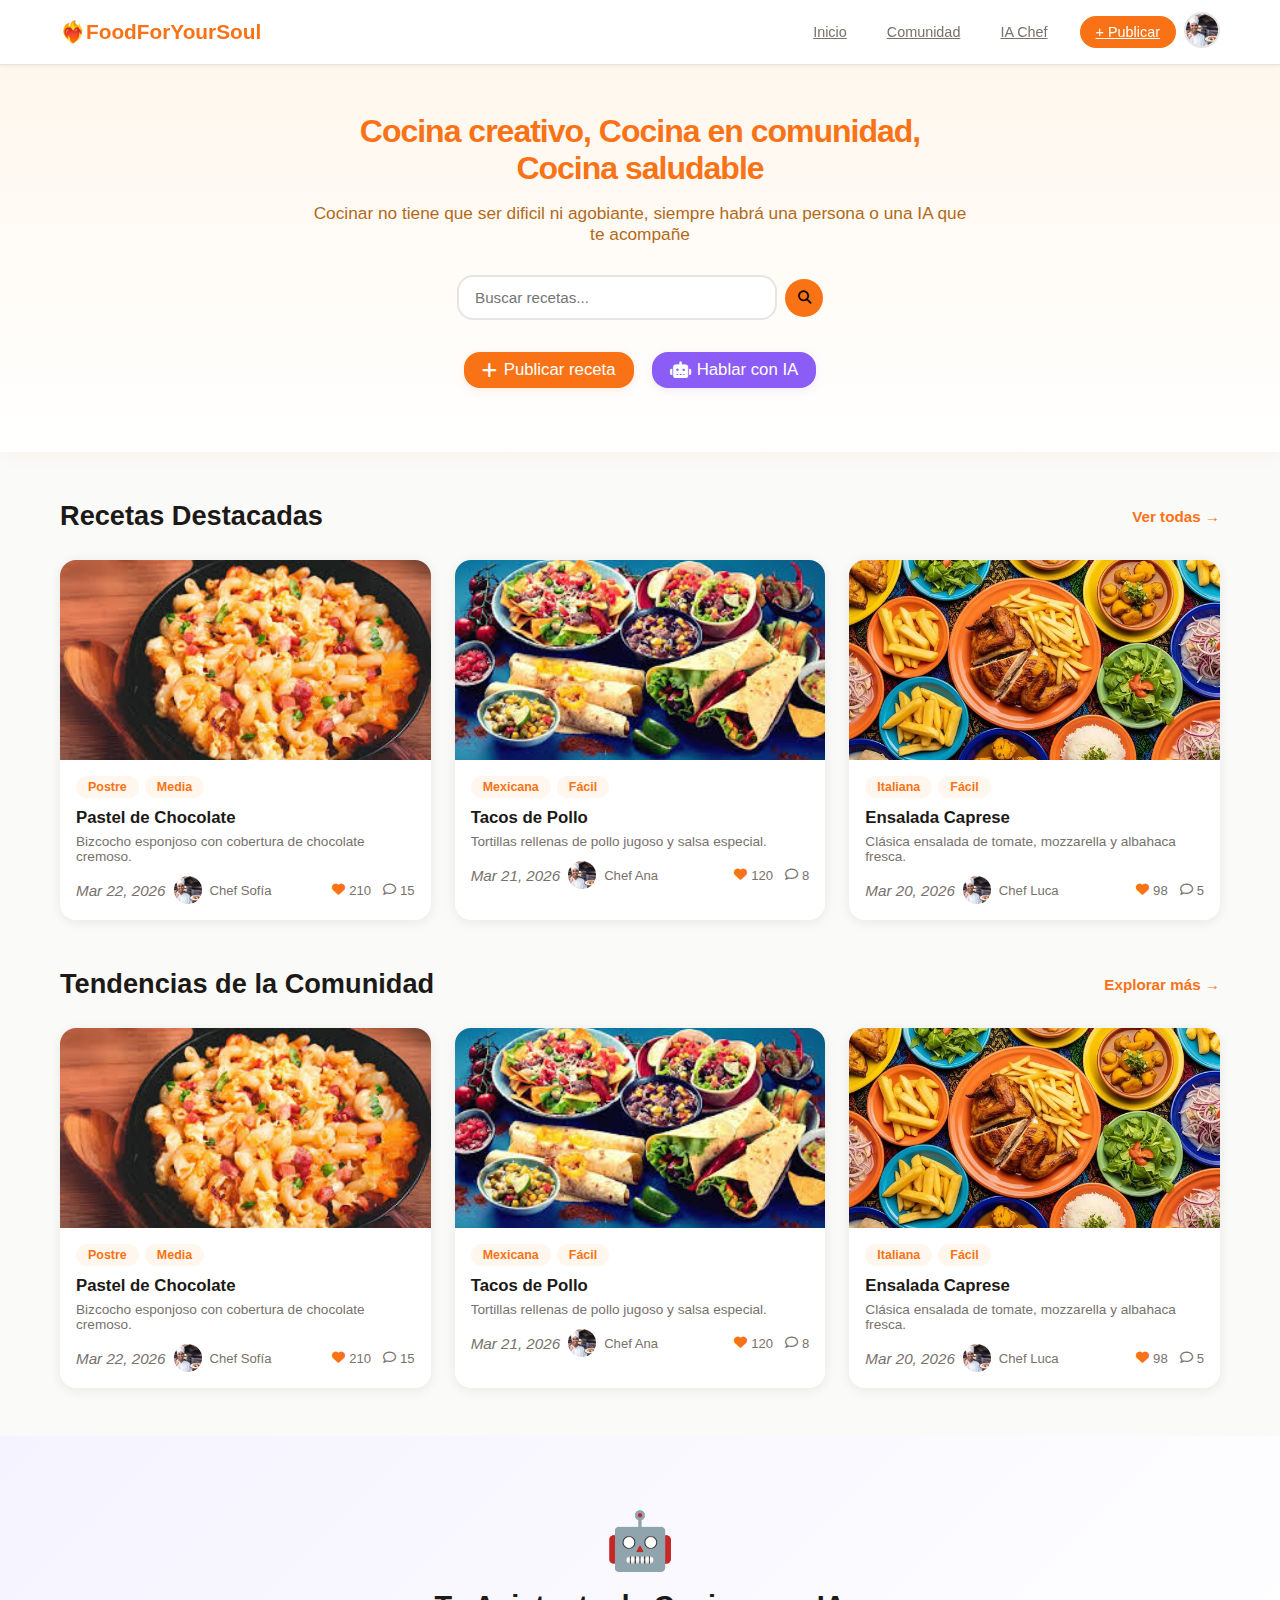
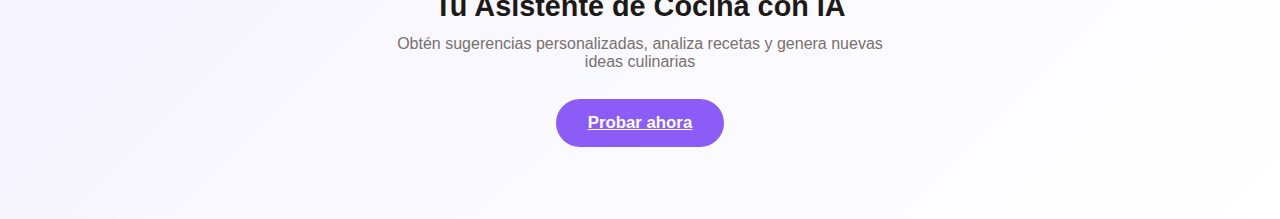
<file: proyecto/index.html>
<!DOCTYPE html>
<html lang="es">
<head>
  <meta charset="UTF-8" />
  <meta name="viewport" content="width=device-width, initial-scale=1.0" />
  <title>RecetaCreativa</title>
  <link rel="stylesheet" href="styles.css">
  <link rel="stylesheet" href="https://cdnjs.cloudflare.com/ajax/libs/font-awesome/6.5.0/css/all.min.css">
</head>


<body>
<!-- Header reutilizable -->
<div id="header"></div>
<script src="header.js"></script>

<!-- Buscador y acciones principales -->
<section class="bienvenida-section">
  <div class="bienvenida-content">
    <h2 class="bienvenida-title">Cocina creativo, Cocina en comunidad, Cocina saludable</h2>
    <p class="bienvenida-sub">Cocinar no tiene que ser dificil ni agobiante, siempre habrá una persona o una IA que te acompañe</p>
    <div class="bienvenida-search-row">
      <input id="main-search" type="text" placeholder="Buscar recetas...">
      <button class="bienvenida-search-btn">
        <i class="fa-solid fa-magnifying-glass"></i>
      </button>
    </div>
    <div class="bienvenida-actions">
      <a href="publish.html" class="bienvenida-pub-btn"><i class="fa-solid fa-plus"></i> Publicar receta</a>
      <a href="ai.html" class="bienvenida-ia-btn"><i class="fa-solid fa-robot"></i> Hablar con IA</a>
    </div>
  </div>
</section>

  <section class="section">
    <div class="container">
      <div class="section-header">
        <h2 class="section-title">Recetas Destacadas</h2>
        <a class="section-link" href="community.html">Ver todas →</a>
      </div>
      <div class="grid-3" id="featured-grid">
        <!-- Las cards se llenan dinámicamente -->
      </div>
    </div>
  </section>

  <!-- Trending -->
  <section class="section" style="padding-top:0">
    <div class="container">
      <div class="section-header">
        <h2 class="section-title">Tendencias de la Comunidad</h2>
        <a class="section-link" href="community.html">Explorar más →</a>
      </div>
      <div class="grid-3" id="trending-grid">
        <!-- Las cards populares se llenan dinámicamente -->
      </div>
    </div>
  </section>

  <!-- AI Banner -->
  <section class="ai-section">
    <div class="ai-icon">🤖</div>
    <h2>Tu Asistente de Cocina con IA</h2>
    <p>Obtén sugerencias personalizadas, analiza recetas y genera nuevas ideas culinarias</p>
    <a href="ai.html" class="btn btn-secondary btn-lg">Probar ahora</a>
  </section>

<script src="recetas.js"></script>
</body>
</html>
</file>
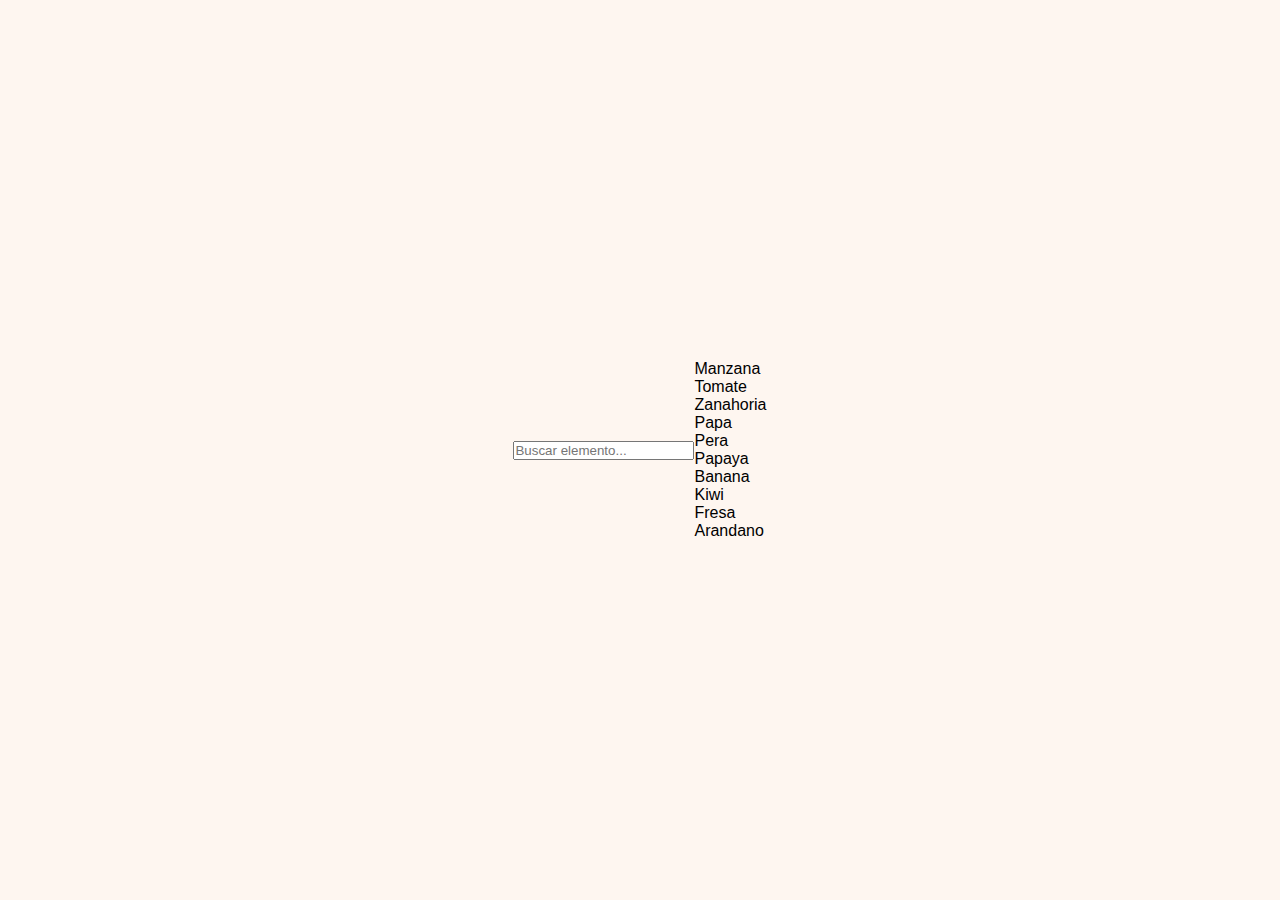
<file: public/index.html>
<!DOCTYPE html>
<html lang="es">
<head>
<meta charset="UTF-8">
<title>Lista de Tareas</title>
<link rel="stylesheet" href="style.css">
</head>
<body>

<div class="input-container">
    <input type="text" id="searchInput" placeholder="Buscar elemento..." oninput="filterelements()">
</div>

<div id="searchInfo"></div>

<div class="element-container" id="elementContainer"></div>

<script>
const items = [
    "Manzana", "Tomate", "Zanahoria", "Papa", "Pera",
    "Papaya", "Banana", "Kiwi", "Fresa", "Arandano"
];

function buildList() {
    const container = document.getElementById("elementContainer");
    items.forEach(function(item) {
        const div = document.createElement("div");
        div.className = "element";
        div.dataset.text = item;
        div.textContent = item;
        container.appendChild(div);
    });
}

function filterelements() {
    const query = document.getElementById("searchInput").value.trim().toLowerCase();
    const elements = document.querySelectorAll(".element");
    let visible = 0;

    elements.forEach(function(element) {
        const match = element.dataset.text.toLowerCase().includes(query);
        element.classList.toggle("hidden", !match);
        if (match) {
            element.textContent = element.dataset.text;
            visible++;
        }
    });

    const info = document.getElementById("searchInfo");
    info.textContent = query
        ? visible + " resultado" + (visible !== 1 ? "s" : "") + " para \"" + query + "\""
        : "";
}

buildList();
</script>

</body>
</html>
</file>
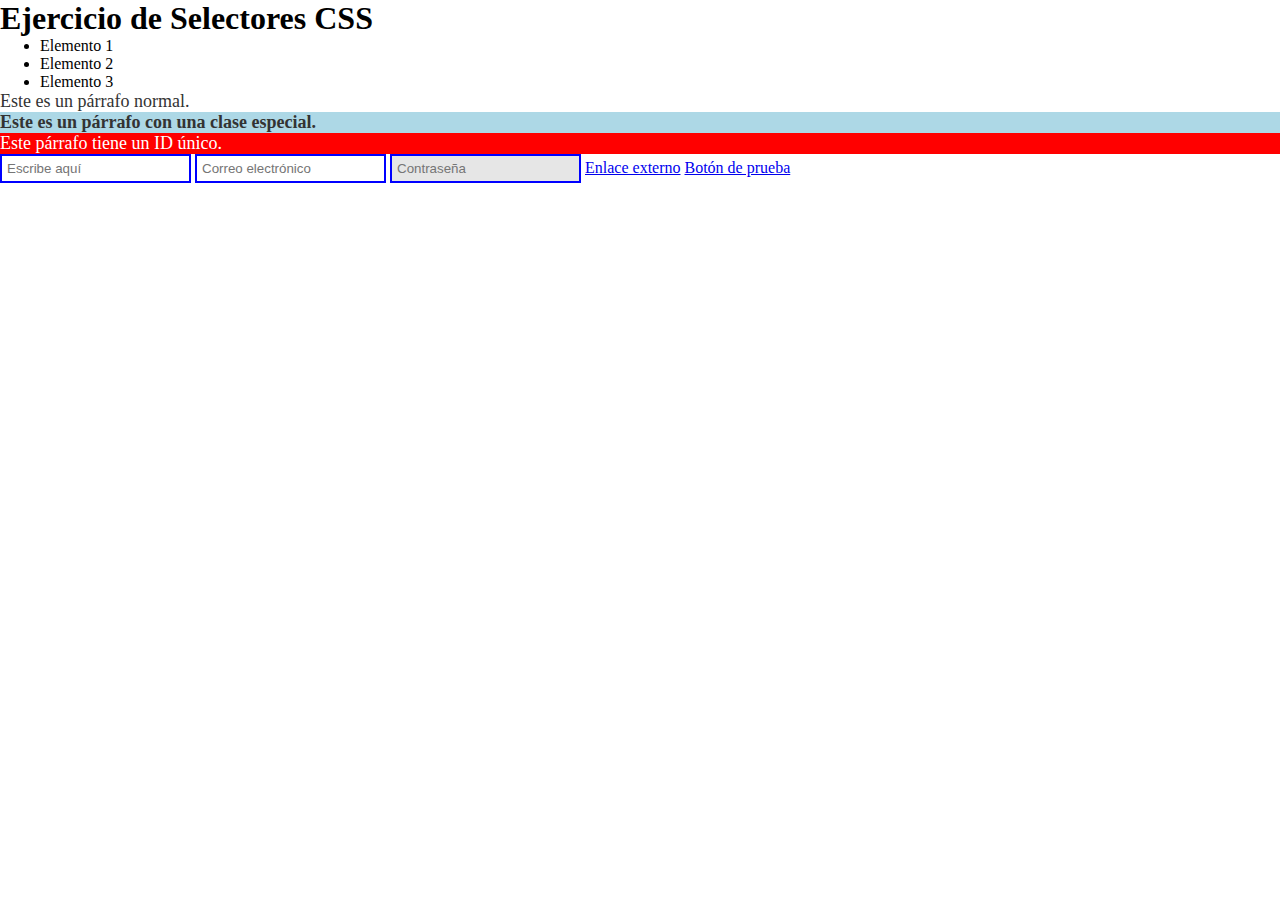
<file: ejercicios/parcial1/ejercicio3/index.html>
<!DOCTYPE html>
<html lang="en">
<head>
    <meta charset="UTF-8">
    <meta name="viewport" content="width=device-width, initial-scale=1.0">
    <title>Document</title>
    <link rel = "stylesheet"
        href="styles.css">
</head>
<body>
    <div id="contenedor">
  <h1>Ejercicio de Selectores CSS</h1>

  <ul class="lista">
    <li>Elemento 1</li>
    <li class="destacado">Elemento 2</li>
    <li>Elemento 3</li>
  </ul>

  <p>Este es un párrafo normal.</p>
  <p class="especial">Este es un párrafo con una clase especial.</p>
  <p id="importante">Este párrafo tiene un ID único.</p>

  <input type="text" placeholder="Escribe aquí">
  <input type="email" placeholder="Correo electrónico">
  <input type="password" placeholder="Contraseña">

  <a href="https://ejemplo.com" target="_blank">Enlace externo</a>
  <a href="#" class="boton">Botón de prueba</a>
</div>

</body>
</html>
</file>
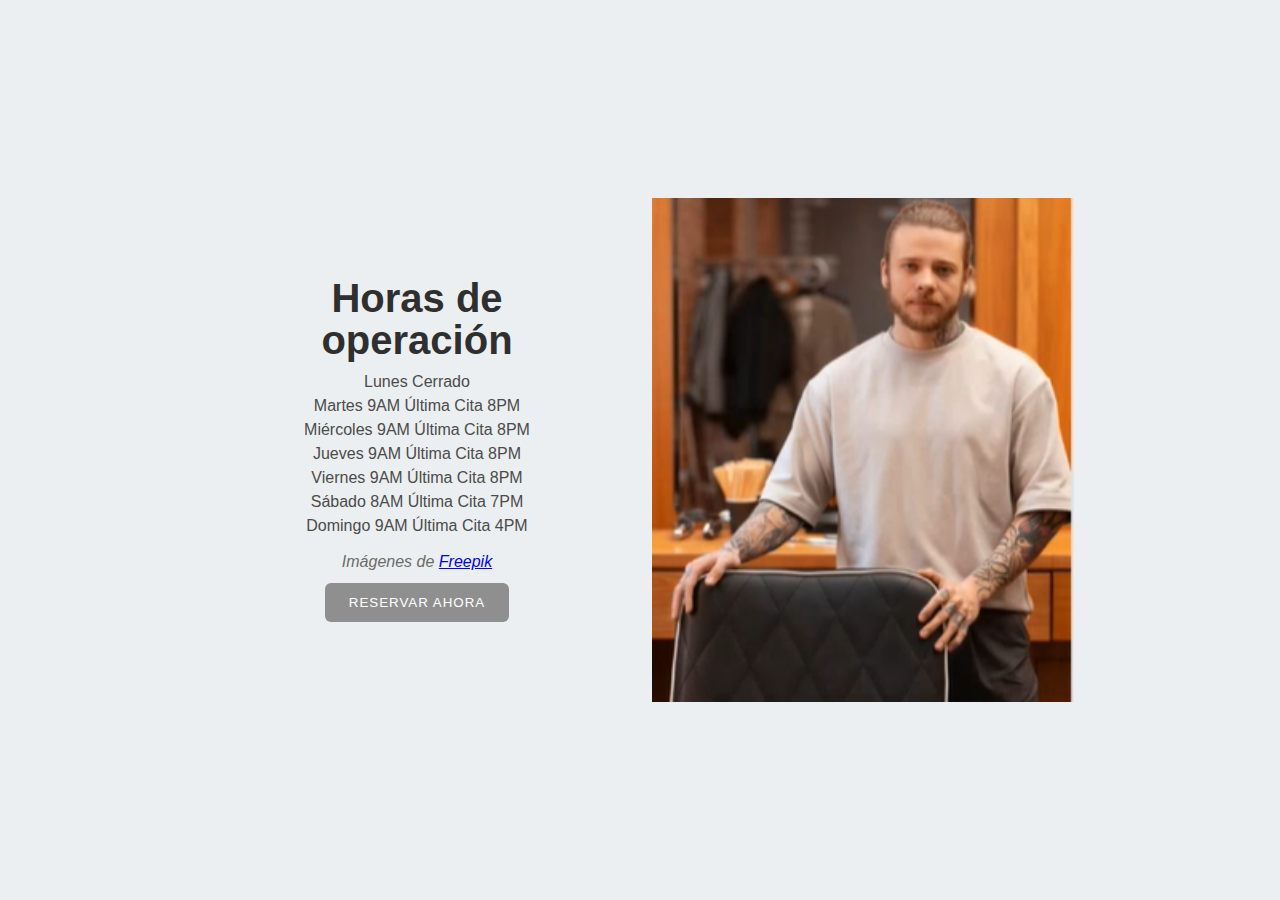
<file: ejercicios/parcial1/ejerciciopeluquero/index.html>
<!DOCTYPE html>
<html lang="es">
<head>
    <meta charset="UTF-8">
    <title>Horas de operación</title>
    <link rel="stylesheet" href="style.css">
</head>
<body>

    <div class="container">

        <div class="left">
            <h1>Horas de<br>operación</h1>

            <ul>
                <li>Lunes Cerrado</li>
                <li>Martes 9AM Última Cita 8PM</li>
                <li>Miércoles 9AM Última Cita 8PM</li>
                <li>Jueves 9AM Última Cita 8PM</li>
                <li>Viernes 9AM Última Cita 8PM</li>
                <li>Sábado 8AM Última Cita 7PM</li>
                <li>Domingo 9AM Última Cita 4PM</li>
            </ul>

            <p class="creditos">Imágenes de <a href="https://www.freepik.com/" target="_blank" rel="noopener">Freepik</a></p>

            <button>RESERVAR AHORA</button>
        </div>

        <div class="right">
            <img src="assets/image.png" alt="Barbería">
        </div>

    </div>

</body>
</html>
</file>
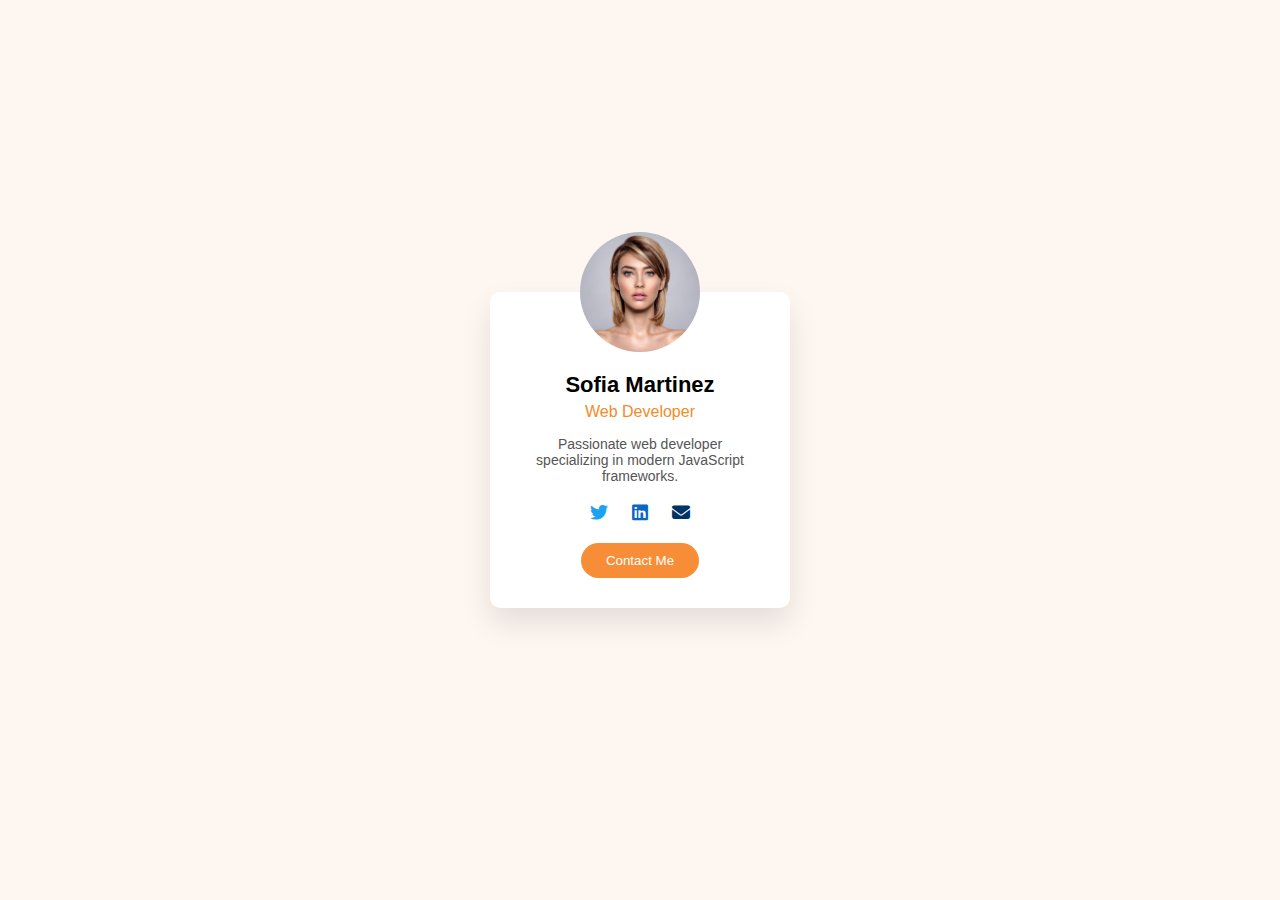
<file: ejercicios/parcial1/examen1/index.html>
<!DOCTYPE html>
<html lang="es">
<head>
    <meta charset="UTF-8">
    <title>Profile Card (Examen)</title>
    
    <link rel="stylesheet"
    href="https://cdnjs.cloudflare.com/ajax/libs/font-awesome/6.5.0/css/all.min.css">

    <link rel="stylesheet" href="style.css">

</head>

<body>

    <div class="card">

        <div class="avatar">
            <img src="avatar.jpg" alt="Foto de perfil">
        </div>

        <div class="name">Sofia Martinez</div>
        <div class="role">Web Developer</div>

        <div class="description">
            Passionate web developer specializing
            in modern JavaScript frameworks.
        </div>

        <div class="icons">
            <i class="fa-brands fa-twitter"></i>
            <i class="fa-brands fa-linkedin"></i>
            <i class="fa-solid fa-envelope"></i>
        </div>

        <div class="button">
            <button>Contact Me</button>

    </div>


</body>
</html>
</file>
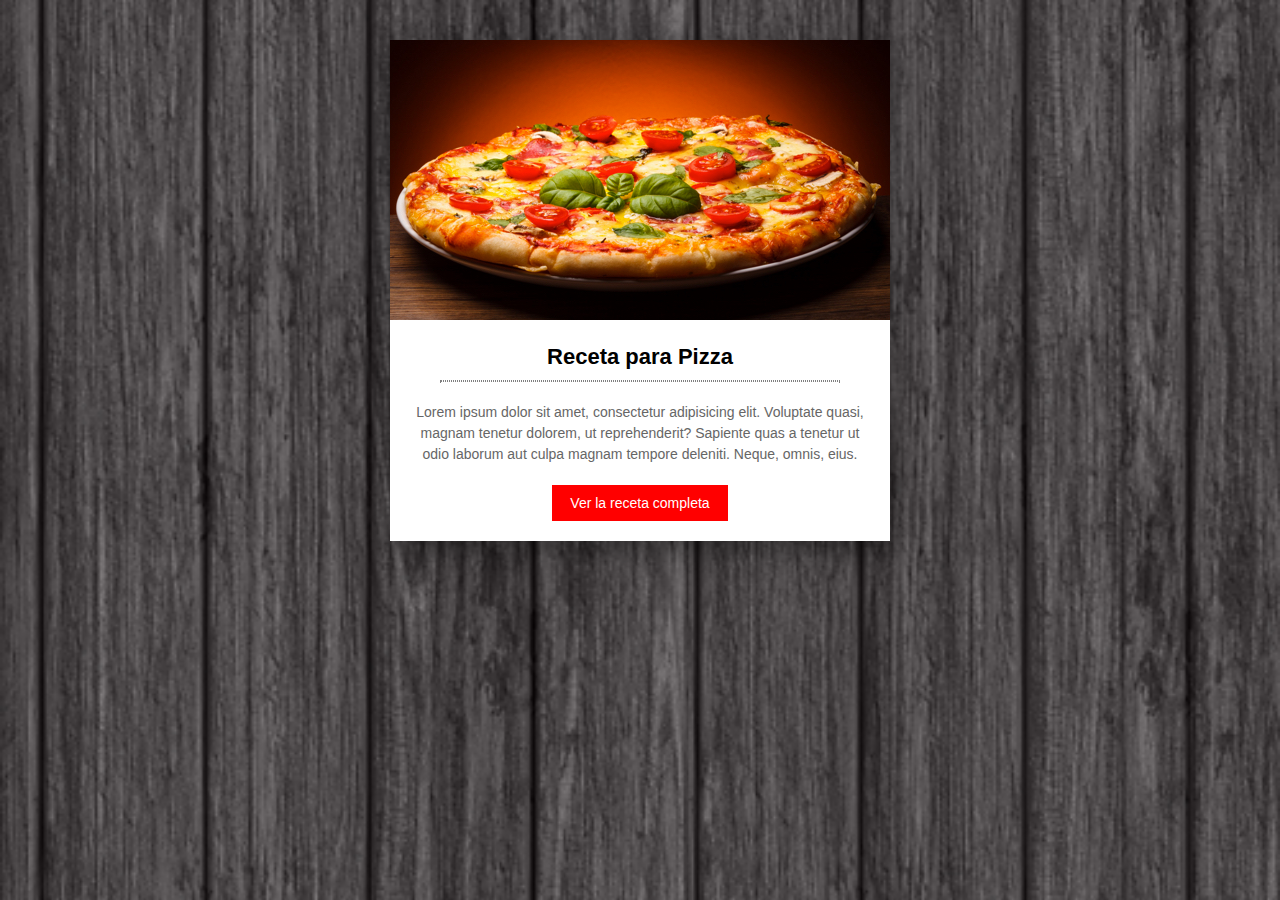
<file: ejercicios/parcial1/Pacheco Daniel Ejercicio Pizza/index.html>
<!DOCTYPE html>
<html lang="es">
<head>
    <meta charset="UTF-8">
    <title>Pizza</title>
    <link rel="stylesheet" href="style.css">
</head>
<body>

    <div class="container">
        <img src="./assets/imagen-principal.jpg" alt="Pizza">

        <h1>Receta para Pizza</h1>

        <hr>

        <p>
            Lorem ipsum dolor sit amet, consectetur adipisicing elit.
            Voluptate quasi, magnam tenetur dolorem, ut reprehenderit?
            Sapiente quas a tenetur ut odio laborum aut culpa magnam
            tempore deleniti. Neque, omnis, eius.
        </p>

        <button>Ver la receta completa</button>
    </div>

</body>
</html>
</file>
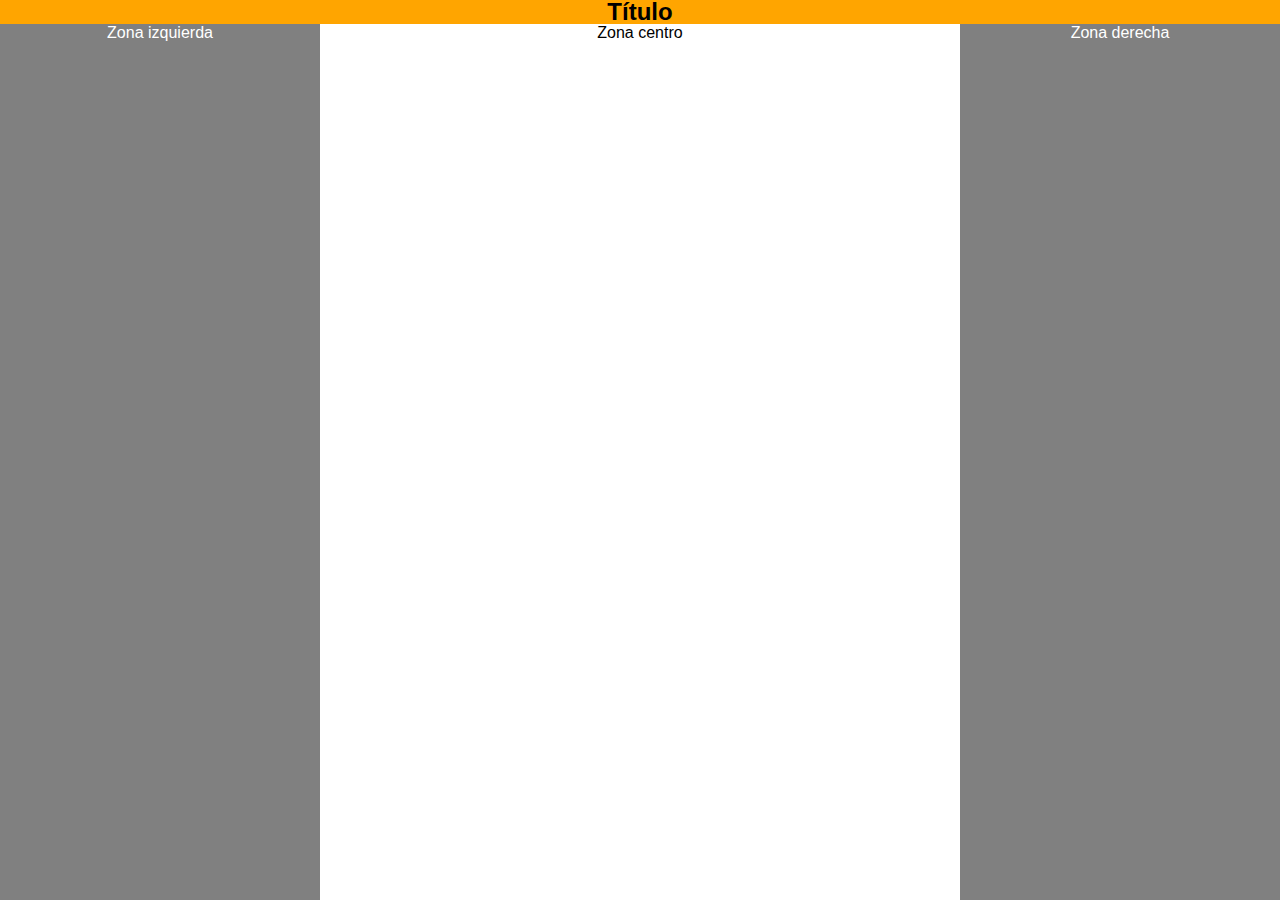
<file: ejercicios/parcial2/ejercicioContFlex/index.html>
<!DOCTYPE html>
<html lang="es">
<head>
    <meta charset="UTF-8">
    <title>Flexbox Layout</title>
    <link rel="stylesheet" href="styles.css">
</head>
<body>

    <header>
        Título
    </header>

    <main>
        <div class="left">Zona izquierda</div>
        <div class="center">Zona centro</div>
        <div class="right">Zona derecha</div>
    </main>

</body>
</html>
</file>
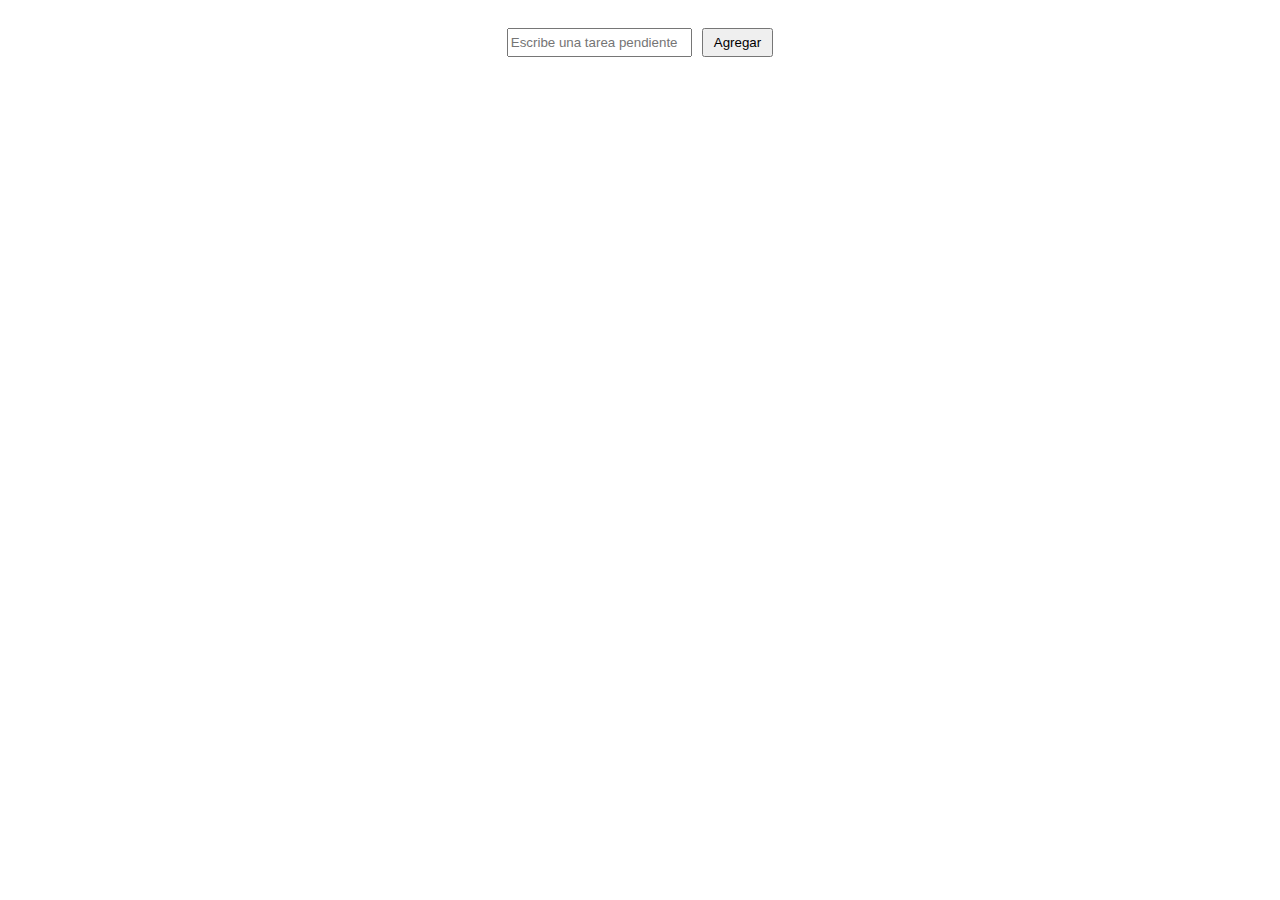
<file: ejercicios/parcial2/ejercicioExamen/index.html>
<!DOCTYPE html>
<html lang="es">
<head>
<meta charset="UTF-8">
<title>Lista de Tareas</title>
<style>
body {
    font-family: Arial, sans-serif;
    display: flex;
    flex-direction: column;
    align-items: center;
    padding: 20px;
}

.input-container {
    display: flex;
    gap: 10px;
    margin-bottom: 20px;
}

.task-container {
    display: flex;
    flex-wrap: wrap;
    gap: 10px;
    width: 100%;
    max-width: 800px;
}

.task {
    width: 200px;
    display: flex;
    justify-content: space-between;
    align-items: center;
    padding: 10px;
    background-color: #ccc;
    border-radius: 5px;
}

.task.completed {
    background-color: #4CAF50;
}

.task-text {
    flex: 1;
}

.button-container {
    display: flex;
    gap: 5px;
}

button {
    padding: 5px 10px;
    cursor: pointer;
}
</style>
</head>
<body>

<div class="input-container">
    <input type="text" id="taskInput" placeholder="Escribe una tarea pendiente">
    <button onclick="addTask()">Agregar</button>
</div>

<div class="task-container" id="taskContainer"></div>

<script>
function addTask() {
    let taskText = document.getElementById("taskInput").value;
    if (taskText.trim() === "") return;

    let taskDiv = document.createElement("div");
    taskDiv.className = "task";

    let textSpan = document.createElement("span");
    textSpan.className = "task-text";
    textSpan.textContent = taskText;

    let buttonContainer = document.createElement("div");
    buttonContainer.className = "button-container";

    let completeBtn = document.createElement("button");
    completeBtn.textContent = "Completar";
    completeBtn.onclick = function() {
        taskDiv.classList.toggle("completed");
    };

    let deleteBtn = document.createElement("button");
    deleteBtn.textContent = "Eliminar";
    deleteBtn.onclick = function() {
        taskDiv.parentElement.removeChild(taskDiv);
    };

    buttonContainer.appendChild(completeBtn);
    buttonContainer.appendChild(deleteBtn);

    taskDiv.appendChild(textSpan);
    taskDiv.appendChild(buttonContainer);

    document.getElementById("taskContainer").appendChild(taskDiv);

    document.getElementById("taskInput").value = "";
}
</script>

</body>
</html>
</file>
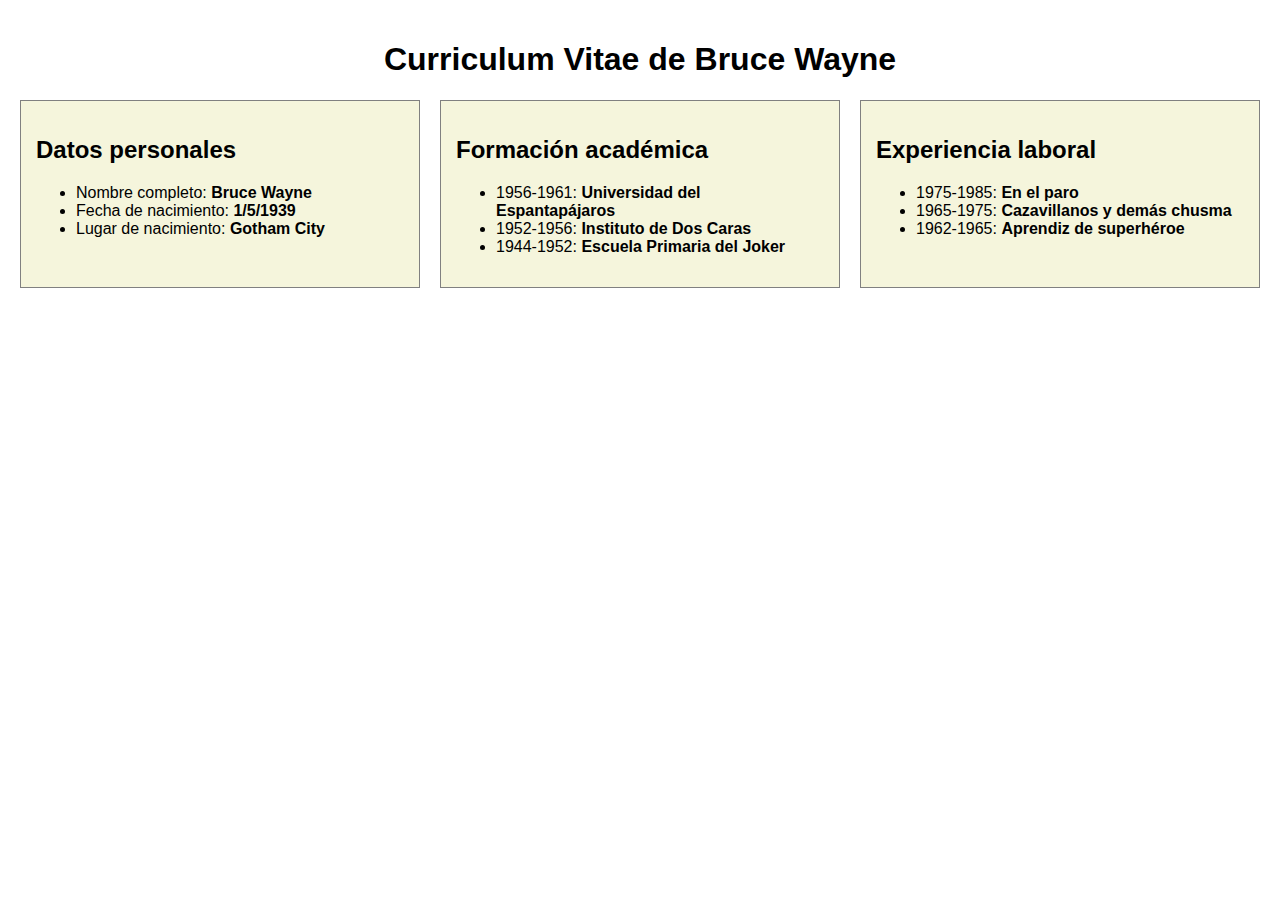
<file: ejercicios/parcial2/ejerciciomediaQuerie/index.html>
<!DOCTYPE html>
<html lang="es">
<head>
    <meta charset="UTF-8">
    <title>Curriculum Bruce Wayne</title>
    <link rel="stylesheet" href="styles.css">
</head>
<body>

<h1>Curriculum Vitae de Bruce Wayne</h1>

<div class="container">

    <section>
        <h2>Datos personales</h2>
        <ul>
            <li>Nombre completo: <strong>Bruce Wayne</strong></li>
            <li>Fecha de nacimiento: <strong>1/5/1939</strong></li>
            <li>Lugar de nacimiento: <strong>Gotham City</strong></li>
        </ul>
    </section>

    <section>
        <h2>Formación académica</h2>
        <ul>
            <li>1956-1961: <strong>Universidad del Espantapájaros</strong></li>
            <li>1952-1956: <strong>Instituto de Dos Caras</strong></li>
            <li>1944-1952: <strong>Escuela Primaria del Joker</strong></li>
        </ul>
    </section>

    <section>
        <h2>Experiencia laboral</h2>
        <ul>
            <li>1975-1985: <strong>En el paro</strong></li>
            <li>1965-1975: <strong>Cazavillanos y demás chusma</strong></li>
            <li>1962-1965: <strong>Aprendiz de superhéroe</strong></li>
        </ul>
    </section>

</div>

</body>
</html>
</file>
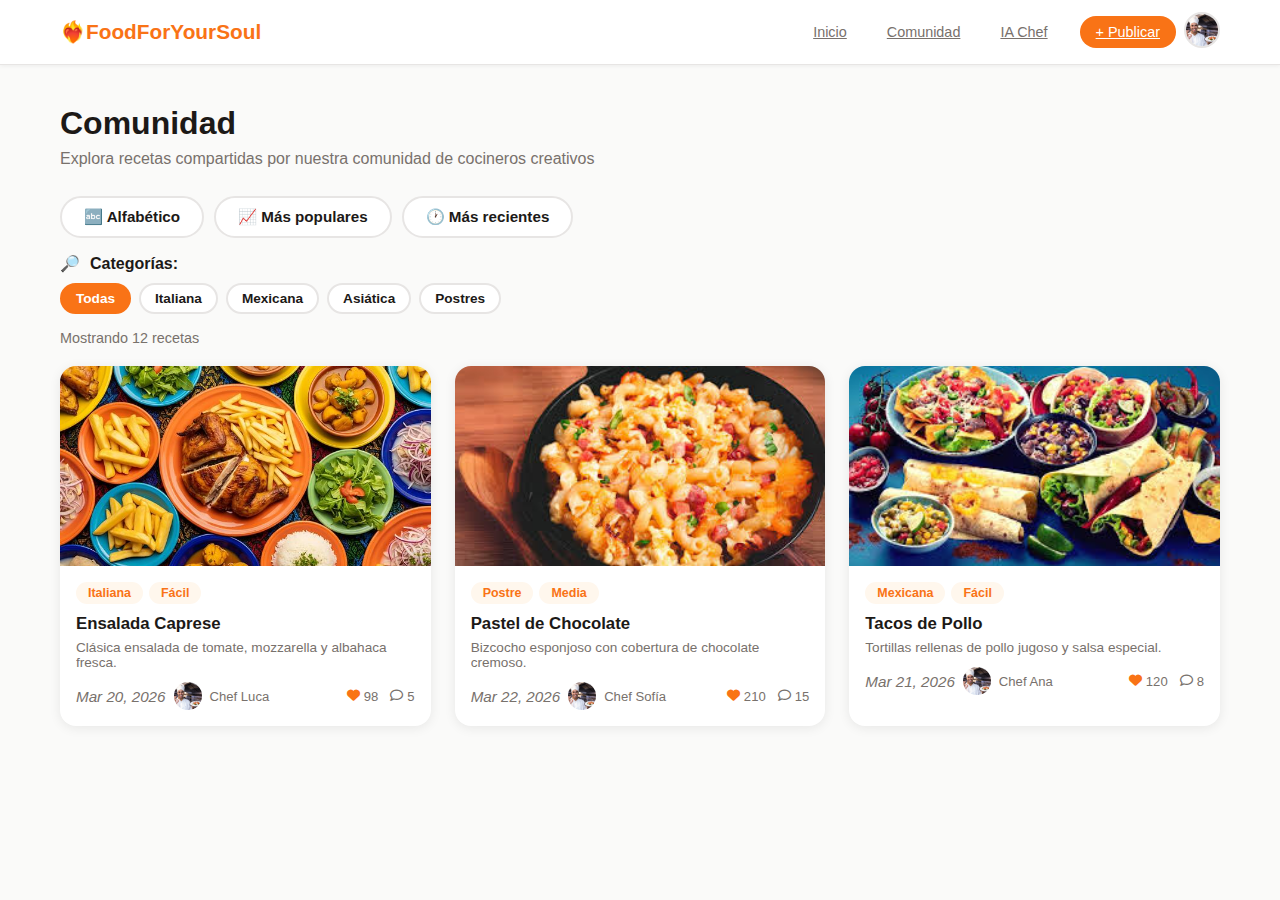
<file: proyecto/community.html>
<!DOCTYPE html>
<html lang="es">
<head>
  <meta charset="UTF-8" />
  <meta name="viewport" content="width=device-width, initial-scale=1.0" />
  <title>Comunidad - RecetaCreativa</title>
  <link rel="stylesheet" href="styles.css">
  <link rel="stylesheet" href="https://cdnjs.cloudflare.com/ajax/libs/font-awesome/6.5.0/css/all.min.css">
</head>

<body>
<!-- Header reutilizable -->
<div id="header"></div>
<script src="header.js"></script>

<!-- ===== COMMUNITY PAGE ===== -->
<div class="container">
  <div class="community-header">
    <h1 class="section-title" style="font-size:2rem; margin-bottom:8px">Comunidad</h1>
    <p class="text-muted" style="margin-bottom:28px">Explora recetas compartidas por nuestra comunidad de cocineros creativos</p>
    <!-- Sort -->
    <div class="filter-row">
      <button class="btn btn-outline" id="sort-alfabetico">🔤 Alfabético</button>
      <button class="btn btn-outline" id="sort-popular">📈 Más populares</button>
      <button class="btn btn-outline" id="sort-fecha">🕐 Más recientes</button>
    </div>
    <!-- Categories -->
    <div style="display:flex; align-items:center; gap:10px; margin-bottom:10px">
      <span>🔎</span><strong>Categorías:</strong>
    </div>
    <div class="category-row" id="category-row">
      <button class="btn btn-sm btn-outline active" data-category="all">Todas</button>
      <button class="btn btn-sm btn-outline" data-category="italiana">Italiana</button>
      <button class="btn btn-sm btn-outline" data-category="mexicana">Mexicana</button>
      <button class="btn btn-sm btn-outline" data-category="asiatica">Asiática</button>
      <button class="btn btn-sm btn-outline" data-category="postres">Postres</button>
    </div>
    <p class="result-count" id="result-count" style="margin-top:16px">Mostrando 12 recetas</p>
  </div>
  <div class="grid-3" id="community-grid">
    <!-- Las cards se llenan dinámicamente -->
  </div>
  <div id="community-empty" style="display:none; text-align:center; padding:64px 0">
    <p style="color:var(--muted); font-size:1.05rem; margin-bottom:16px">No se encontraron recetas con estos filtros</p>
    <button class="btn btn-outline">Limpiar filtros</button>
  </div>
</div>

<script src="recetas.js"></script>
</body>
</html>
</file>
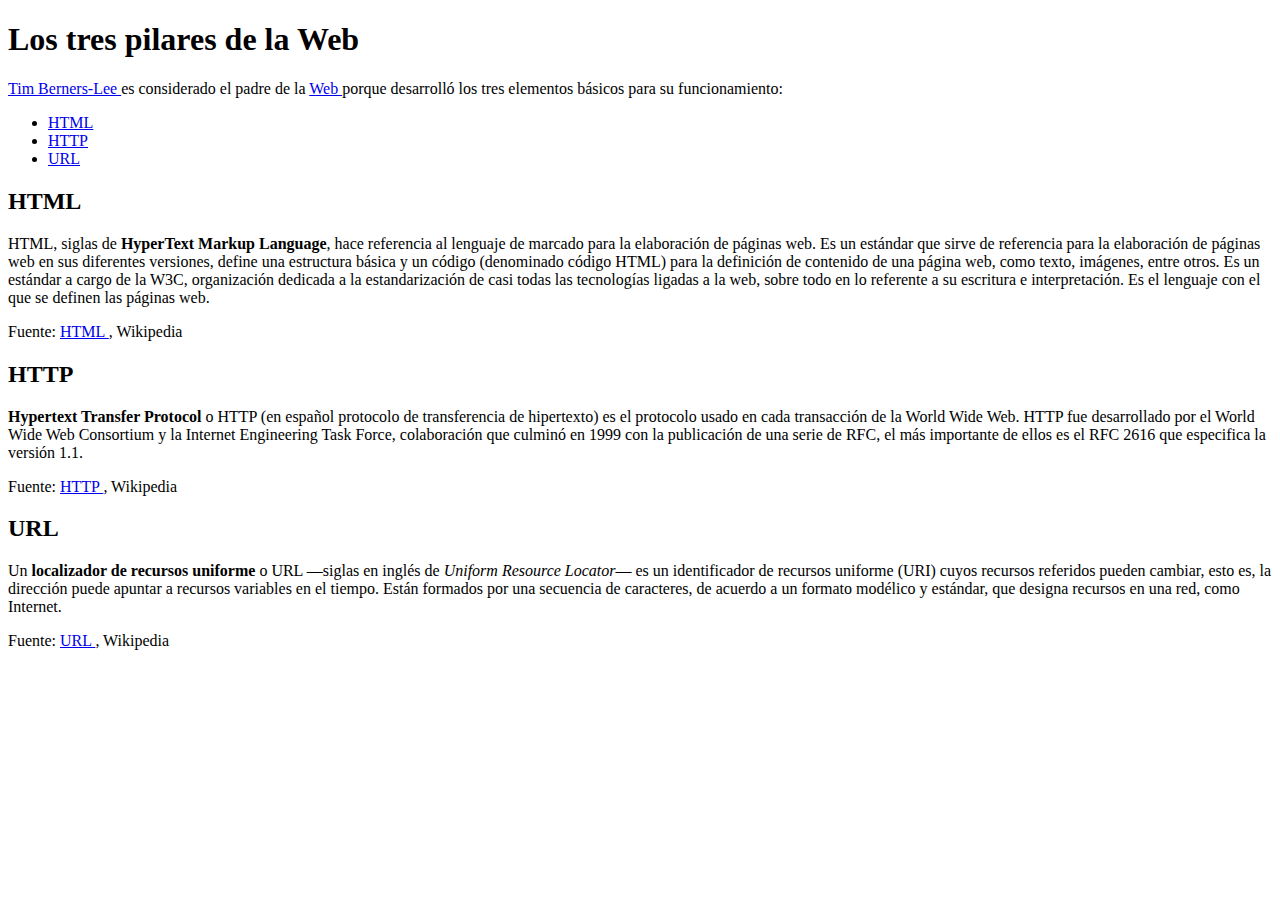
<file: ejercicios/parcial1/ejercicio1.html>
<!DOCTYPE html>
<html lang="es">
<head>
    <meta charset="UTF-8">
    <title>Los tres pilares de la Web</title>
</head>
<body>

    <h1>Los tres pilares de la Web</h1>

     <p>
        <a href="http://es.wikipedia.org/wiki/Tim_Berners-Lee" target="_blank">
            Tim Berners-Lee
        </a> 
        es considerado el padre de la 
        <a href="http://es.wikipedia.org/wiki/World_Wide_Web" target="_blank">
            Web
        </a> 
        porque desarrolló los tres elementos básicos para su funcionamiento:
    </p>

    <ul>
        <li>
            <a href="http://es.wikipedia.org/wiki/HTML" target="_blank">
                HTML
            </a>
        </li>
        <li>
            <a href="http://es.wikipedia.org/wiki/Hypertext_Transfer_Protocol" target="_blank">
                HTTP
            </a>
        </li>
        <li>
            <a href="http://es.wikipedia.org/wiki/Localizador_de_recursos_uniforme" target="_blank">
                URL
            </a>
        </li>
    </ul>

    <h2>HTML</h2>

    <p>
        HTML, siglas de <strong>HyperText Markup Language</strong>, hace referencia al lenguaje de marcado para la elaboración de páginas web.
        Es un estándar que sirve de referencia para la elaboración de páginas web en sus diferentes versiones, define una estructura básica y un código
        (denominado código HTML) para la definición de contenido de una página web, como texto, imágenes, entre otros. Es un estándar a cargo de la W3C,
        organización dedicada a la estandarización de casi todas las tecnologías ligadas a la web, sobre todo en lo referente a su escritura e interpretación.
        Es el lenguaje con el que se definen las páginas web.
    </p>

    <p>Fuente:             
        <a href="http://es.wikipedia.org/wiki/HTML" target="_blank">
          HTML
        </a>, Wikipedia</p>

    <h2>HTTP</h2>

    <p>
        <strong>Hypertext Transfer Protocol</strong> o HTTP (en español protocolo de transferencia de hipertexto) es el protocolo usado en cada
        transacción de la World Wide Web. HTTP fue desarrollado por el World Wide Web Consortium y la Internet Engineering Task Force,
        colaboración que culminó en 1999 con la publicación de una serie de RFC, el más importante de ellos es el RFC 2616 que especifica la versión 1.1.
    </p>

    <p>Fuente:             
        <a href="http://es.wikipedia.org/wiki/Hypertext_Transfer_Protocol" target="_blank">
           HTTP
        </a>, Wikipedia</p>

    <h2>URL</h2>

    <p>
        Un <strong>localizador de recursos uniforme</strong> o URL —siglas en inglés de <em>Uniform Resource Locator</em>— es un identificador
        de recursos uniforme (URI) cuyos recursos referidos pueden cambiar, esto es, la dirección puede apuntar a recursos variables en el tiempo.
        Están formados por una secuencia de caracteres, de acuerdo a un formato modélico y estándar, que designa recursos en una red, como Internet.
    </p>

    <p>Fuente:             
        <a href="http://es.wikipedia.org/wiki/Localizador_de_recursos_uniforme" target="_blank">
            URL
        </a>, Wikipedia</p>

</body>
</html>
</file>
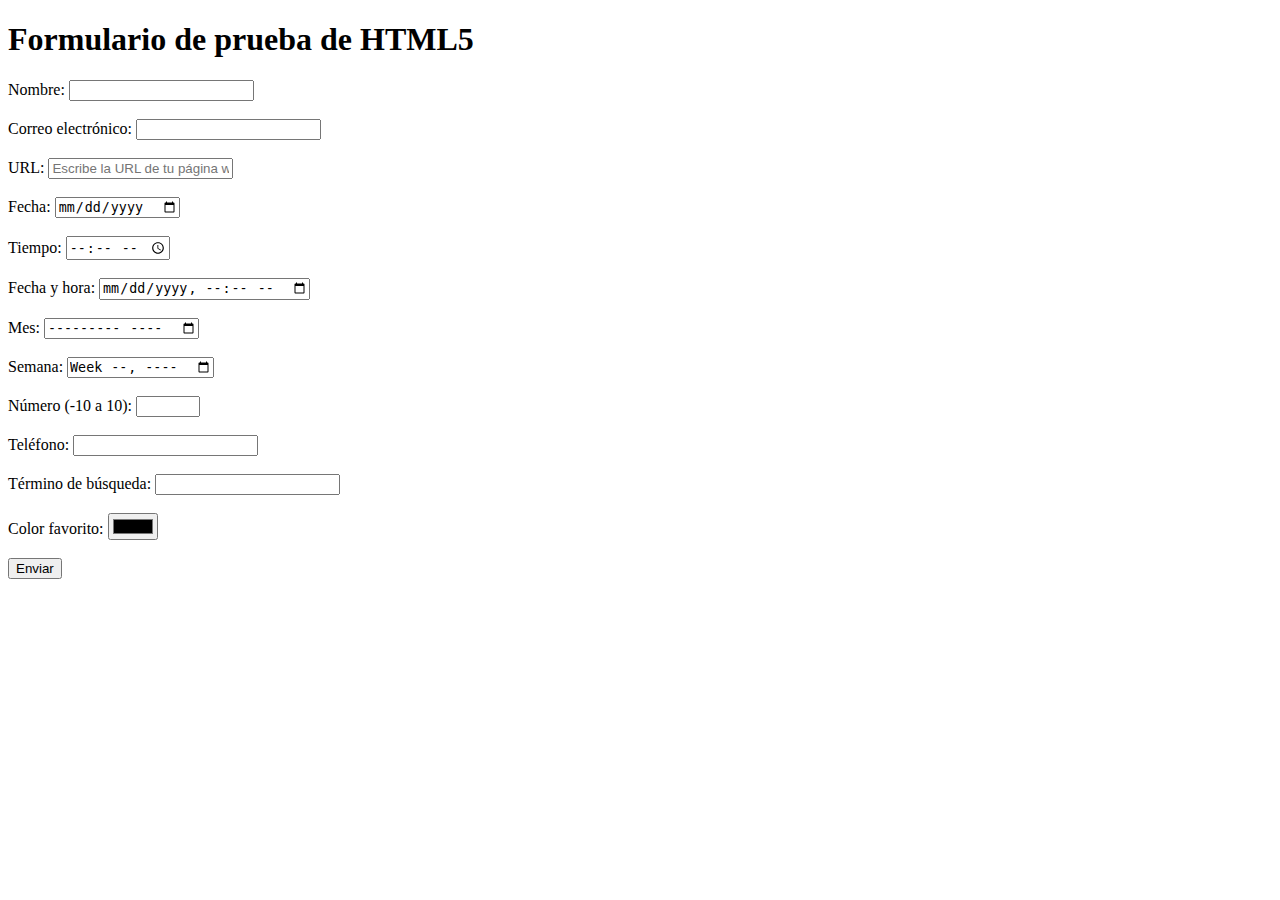
<file: ejercicios/parcial1/ejercicio2.html>
<!DOCTYPE html>
<html lang="es">
<head>
    <meta charset="UTF-8">
    <title>Formulario de prueba de HTML5</title>
</head>
<body>

    <h1>Formulario de prueba de HTML5</h1>

    <form action="" method="GET">

        <label>
            Nombre:
            <input type="text" name="nombre" required>
        </label>
        <br><br>

        <label>
            Correo electrónico:
            <input type="email" name="correo" required>
        </label>
        <br><br>

        <label>
            URL:
            <input type="url" name="url" placeholder="Escribe la URL de tu página web personal">
        </label>
        <br><br>

        <label>
            Fecha:
            <input type="date" name="fecha">
        </label>
        <br><br>

        <label>
            Tiempo:
            <input type="time" name="tiempo">
        </label>
        <br><br>

        <label>
            Fecha y hora:
            <input type="datetime-local" name="fechahora">
        </label>
        <br><br>

        <label>
            Mes:
            <input type="month" name="mes">
        </label>
        <br><br>

        <label>
            Semana:
            <input type="week" name="semana">
        </label>
        <br><br>

        <label>
            Número (-10 a 10):
            <input type="number" name="numero" min="-10" max="10">
        </label>
        <br><br>

        <label>
            Teléfono:
            <input type="tel" name="telefono">
        </label>
        <br><br>

        <label>
            Término de búsqueda:
            <input type="search" name="busqueda">
        </label>
        <br><br>

        <label>
            Color favorito:
            <input type="color" name="color">
        </label>
        <br><br>

        <button type="submit">Enviar</button>

    </form>

</body>
</html>
</file>
<file: proyecto/styles.css>
/* ===== BIENVENIDA SECTION ===== */
.bienvenida-section {
  width: 100vw;
  position: relative;
  left: 50%;
  right: 50%;
  margin-left: -50vw;
  margin-right: -50vw;
  background: linear-gradient(180deg, #fff7ed 0%, #fff 100%);
  padding: 48px 0 32px 0;
  box-shadow: 0 2px 16px #f9731612;
  z-index: 1;
}
.bienvenida-content {
  max-width: 700px;
  margin: 0 auto;
  display: flex;
  flex-direction: column;
  align-items: center;
  gap: 0.5rem;
  padding: 0 16px;
}
.bienvenida-title {
  text-align: center;
  font-size: 2rem;
  font-weight: 800;
  color: #f97316;
  margin: 0 0 8px 0;
  letter-spacing: -1px;
}
.bienvenida-sub {
  text-align: center;
  color: #b26a1a;
  font-size: 1.08em;
  margin-bottom: 22px;
  font-weight: 500;
}
.bienvenida-search-row {
  display: flex;
  align-items: center;
  gap: 8px;
  margin-bottom: 24px;
  justify-content: center;
  width: 100%;
}
.bienvenida-search-row input {
  padding: 8px 12px;
  border-radius: 20px;
  border: 1px solid #e7e5e4;
  outline: none;
  font-size: 1rem;
  min-width: 180px;
  width: 100%;
  max-width: 320px;
}
.bienvenida-search-btn {
  background: var(--primary);
  border: none;
  border-radius: 50%;
  width: 38px;
  height: 38px;
  display: flex;
  align-items: center;
  justify-content: center;
  cursor: pointer;
  transition: background 0.2s;
}
.bienvenida-search-btn span {
  font-size: 1.2em;
  color: white;
}
.bienvenida-search-btn:hover {
  background: #fb923c;
}
.bienvenida-actions {
  display: flex;
  justify-content: center;
  gap: 18px;
  margin: 0 0 32px 0;
  flex-wrap: wrap;
}
.bienvenida-pub-btn, .bienvenida-ia-btn {
  display: flex;
  align-items: center;
  gap: 6px;
  border-radius: 16px;
  padding: 8px 18px;
  font-weight: 500;
  text-decoration: none;
  font-size: 1.05em;
  box-shadow: 0 2px 8px #f9731622;
  transition: background 0.2s, color 0.2s;
}
.bienvenida-pub-btn {
  background: var(--primary);
  color: white;
}
.bienvenida-pub-btn:hover {
  background: #fb923c;
}
.bienvenida-ia-btn {
  background: var(--secondary);
  color: white;
  box-shadow: 0 2px 8px #8b5cf622;
}
.bienvenida-ia-btn:hover {
  background: #a78bfa;
}
@media (max-width: 600px) {
  .bienvenida-content {
    max-width: 98vw;
    padding: 0 4vw;
  }
  .bienvenida-title {
    font-size: 1.2rem;
  }
  .bienvenida-search-row input {
    min-width: 0;
    max-width: 100vw;
  }
}
/* ===== RESET & BASE ===== */
* { margin: 0; padding: 0; box-sizing: border-box; }
:root {
  --primary: #f97316;
  --primary-light: #fff7ed;
  --secondary: #8b5cf6;
  --secondary-light: #f5f3ff;
  --text: #1c1917;
  --muted: #78716c;
  --border: #e7e5e4;
  --bg: #fafaf9;
  --white: #ffffff;
  --card-shadow: 0 2px 12px rgba(0,0,0,0.08);
  --radius: 16px;
  --radius-sm: 8px;
  --radius-pill: 999px;
}
body {
  font-family: -apple-system, BlinkMacSystemFont, 'Segoe UI', sans-serif;
  background: var(--bg);
  color: var(--text);
  min-height: 100vh;
}

/* ===== NAV ===== */
nav {
  background: var(--white);
  border-bottom: 1px solid var(--border);
  position: sticky;
  top: 0;
  z-index: 100;
  box-shadow: 0 1px 4px rgba(0,0,0,0.06);
}
.nav-inner {
  max-width: 1200px;
  margin: 0 auto;
  padding: 0 20px;
  height: 64px;
  display: flex;
  align-items: center;
  justify-content: space-between;
}
.nav-logo {
  font-size: 1.3rem;
  font-weight: 800;
  color: var(--primary);
  cursor: pointer;
  display: flex;
  align-items: center;
  gap: 8px;
}
.nav-links { display: flex; gap: 8px; align-items: center; }
.nav-btn {
  padding: 8px 16px;
  border-radius: var(--radius-pill);
  border: none;
  background: none;
  color: var(--muted);
  font-size: 0.9rem;
  cursor: pointer;
  font-weight: 500;
  transition: all 0.15s;
}
.nav-btn:hover, .nav-btn.active { color: var(--primary); background: var(--primary-light); }
.nav-avatar {
  width: 36px; height: 36px;
  border-radius: 50%;
  object-fit: cover;
  cursor: pointer;
  border: 2px solid var(--border);
  transition: border-color 0.15s;
}
.nav-avatar:hover { border-color: var(--primary); }

/* ===== BUTTONS ===== */
.btn {
  display: inline-flex; align-items: center; gap: 6px;
  padding: 10px 22px;
  border-radius: var(--radius-pill);
  border: none;
  font-size: 0.95rem;
  font-weight: 600;
  cursor: pointer;
  transition: all 0.15s;
}
.btn-primary { background: var(--primary); color: white; }
.btn-primary:hover { background: #ea6c0a; }
.btn-secondary { background: var(--secondary); color: white; }
.btn-secondary:hover { background: #7c3aed; }
.btn-outline { background: white; color: var(--text); border: 2px solid var(--border); }
.btn-outline:hover { border-color: var(--primary); color: var(--primary); }
.btn-outline.active { background: var(--primary); color: white; border-color: var(--primary); }
.btn-sm { padding: 6px 14px; font-size: 0.85rem; }
.btn-lg { padding: 14px 32px; font-size: 1.05rem; }

/* ===== INPUT ===== */
.input-wrap { position: relative; }
.input-icon { position: absolute; left: 16px; top: 50%; transform: translateY(-50%); color: var(--muted); font-size: 1.1rem; }
input[type=text], textarea, select {
  width: 100%;
  padding: 12px 16px;
  border: 2px solid var(--border);
  border-radius: var(--radius);
  font-size: 0.95rem;
  background: white;
  color: var(--text);
  outline: none;
  transition: border-color 0.15s;
  font-family: inherit;
}
input[type=text]:focus, textarea:focus, select:focus { border-color: var(--primary); }
.search-input { padding-left: 44px; border-radius: var(--radius-pill); font-size: 1rem; }

/* ===== BADGE ===== */
.badge {
  display: inline-block;
  padding: 4px 12px;
  border-radius: var(--radius-pill);
  font-size: 0.78rem;
  font-weight: 600;
  background: var(--primary-light);
  color: var(--primary);
}

/* ===== CARD ===== */
.card {
  background: white;
  border-radius: var(--radius);
  box-shadow: var(--card-shadow);
  overflow: hidden;
  cursor: pointer;
  transition: transform 0.15s, box-shadow 0.15s;
}
.card:hover { transform: translateY(-3px); box-shadow: 0 8px 24px rgba(0,0,0,0.12); }
.card-img { width: 100%; height: 200px; object-fit: cover; display: block; }
.card-body { padding: 16px; }
.card-tags { display: flex; flex-wrap: wrap; gap: 6px; margin-bottom: 10px; }
.card-title { font-size: 1.05rem; font-weight: 700; margin-bottom: 6px; color: var(--text); }
.card-desc { font-size: 0.85rem; color: var(--muted); margin-bottom: 12px; display: -webkit-box; -webkit-line-clamp: 2; -webkit-box-orient: vertical; overflow: hidden; line-clamp: 2; }
.card-meta { display: flex; align-items: center; justify-content: space-between; }
.card-author { display: flex; align-items: center; gap: 8px; }
.author-avatar { width: 28px; height: 28px; border-radius: 50%; object-fit: cover; }
.author-name { font-size: 0.82rem; color: var(--muted); font-weight: 500; }
.card-stats { display: flex; gap: 12px; }
.stat { font-size: 0.82rem; color: var(--muted); display: flex; align-items: center; gap: 4px; }
.card-footer { padding: 12px 16px; border-top: 1px solid var(--border); display: flex; gap: 8px; }
.meta-chip { display: flex; align-items: center; gap: 6px; font-size: 0.82rem; color: var(--muted); }

/* ===== GRID ===== */
.grid-3 { display: grid; grid-template-columns: repeat(3, 1fr); gap: 24px; }
@media (max-width: 900px) { .grid-3 { grid-template-columns: repeat(2, 1fr); } }
@media (max-width: 600px) { .grid-3 { grid-template-columns: 1fr; } }

/* ===== CONTAINER ===== */
.container { max-width: 1200px; margin: 0 auto; padding: 0 20px; }
.container-sm { max-width: 820px; margin: 0 auto; padding: 0 20px; }

/* ===== SECTION ===== */
.section { padding: 48px 0; }
.section-header { display: flex; align-items: center; justify-content: space-between; margin-bottom: 28px; }
.section-title { font-size: 1.7rem; font-weight: 700; }
.section-link { color: var(--primary); text-decoration: none; font-weight: 600; font-size: 0.95rem; }
.section-link:hover { text-decoration: underline; }

/* ===========================
   HOME PAGE
=========================== */
.hero {
  background: linear-gradient(160deg, var(--primary-light) 0%, white 60%);
  padding: 80px 20px;
  text-align: center;
}
.hero h1 {
  font-size: clamp(2rem, 5vw, 3.5rem);
  font-weight: 800;
  margin-bottom: 16px;
  line-height: 1.2;
}
.hero h1 span { color: var(--primary); }
.hero p { font-size: 1.1rem; color: var(--muted); margin-bottom: 32px; }
.hero-search { max-width: 560px; margin: 0 auto 28px; }
.hero-cta { display: flex; gap: 12px; justify-content: center; flex-wrap: wrap; }
.ai-section {
  background: linear-gradient(135deg, var(--secondary-light) 0%, white 100%);
  padding: 72px 20px;
  text-align: center;
}
.ai-icon { font-size: 3.5rem; margin-bottom: 16px; }
.ai-section h2 { font-size: 1.8rem; font-weight: 700; margin-bottom: 12px; }
.ai-section p { color: var(--muted); font-size: 1rem; margin-bottom: 28px; max-width: 500px; margin-left: auto; margin-right: auto; }

/* ===========================
   RECIPE DETAIL PAGE
=========================== */
.recipe-hero { width: 100%; height: 420px; position: relative; }
.recipe-hero img { width: 100%; height: 100%; object-fit: cover; display: block; }
.recipe-hero-overlay {
  position: absolute; inset: 0;
  background: linear-gradient(to top, rgba(0,0,0,0.5) 0%, transparent 50%);
}
.recipe-main {
  max-width: 820px;
  margin: -72px auto 0;
  position: relative;
  z-index: 2;
  padding: 0 20px 64px;
}
.recipe-card-main {
  background: white;
  border-radius: 24px;
  box-shadow: 0 8px 32px rgba(0,0,0,0.12);
  padding: 36px;
}
.recipe-meta-row { display: flex; flex-wrap: wrap; gap: 20px; margin-bottom: 24px; }
.recipe-action-row { display: flex; flex-wrap: wrap; gap: 10px; margin-bottom: 28px; }
.recipe-section-title { font-size: 1.2rem; font-weight: 700; margin-bottom: 16px; border-bottom: 2px solid var(--primary-light); padding-bottom: 8px; }
.ingredients-list { list-style: none; }
.ingredients-list li {
  padding: 10px 0;
  border-bottom: 1px solid var(--border);
  font-size: 0.95rem;
  display: flex;
  align-items: center;
  gap: 10px;
}
.ingredients-list li::before { content: "🥄"; font-size: 0.9rem; }
.steps-list { list-style: none; }
.steps-list li {
  display: flex;
  gap: 16px;
  padding: 14px 0;
  border-bottom: 1px solid var(--border);
  font-size: 0.95rem;
  line-height: 1.6;
}
.step-num {
  width: 28px; height: 28px; min-width: 28px;
  background: var(--primary);
  color: white;
  border-radius: 50%;
  display: flex; align-items: center; justify-content: center;
  font-size: 0.8rem; font-weight: 700;
}
.ai-box {
  background: var(--secondary-light);
  border: 2px solid var(--secondary);
  border-radius: var(--radius);
  padding: 24px;
  margin-top: 32px;
}
.ai-box h3 { color: var(--secondary); margin-bottom: 12px; font-size: 1.1rem; }
.ai-box textarea { border-color: var(--secondary); }
.ai-box textarea:focus { border-color: var(--secondary); }
.ai-suggestion { background: white; border-radius: var(--radius-sm); padding: 12px 16px; margin-bottom: 8px; font-size: 0.9rem; color: var(--text); border-left: 3px solid var(--secondary); }
.comments-section { margin-top: 32px; }
.comment-input-area { display: flex; gap: 12px; margin-bottom: 20px; }

/* ===========================
   COMMUNITY PAGE
=========================== */
.community-header { padding: 40px 0 0; }
.filter-row { display: flex; flex-wrap: wrap; gap: 10px; margin-bottom: 16px; }
.category-row { display: flex; flex-wrap: wrap; gap: 8px; }
.result-count { color: var(--muted); font-size: 0.9rem; margin-bottom: 20px; }

/* ===========================
   AI ASSISTANT PAGE
=========================== */
.ai-page { max-width: 820px; margin: 0 auto; padding: 40px 20px; }
.chat-box {
  background: white;
  border-radius: var(--radius);
  box-shadow: var(--card-shadow);
  display: flex;
  flex-direction: column;
  height: 480px;
  overflow: hidden;
}
.chat-header {
  background: linear-gradient(135deg, var(--secondary), #a78bfa);
  color: white;
  padding: 16px 20px;
  font-weight: 700;
  font-size: 1rem;
  display: flex;
  align-items: center;
  gap: 10px;
}
.chat-messages { flex: 1; overflow-y: auto; padding: 16px; display: flex; flex-direction: column; gap: 12px; }
.msg { max-width: 80%; padding: 12px 16px; border-radius: var(--radius); font-size: 0.92rem; line-height: 1.5; }
.msg-bot { background: var(--secondary-light); border-bottom-left-radius: 4px; align-self: flex-start; }
.msg-user { background: var(--primary); color: white; border-bottom-right-radius: 4px; align-self: flex-end; }
.chat-input-row {
  padding: 12px 16px;
  border-top: 1px solid var(--border);
  display: flex;
  gap: 10px;
}
.chat-input-row input { border-radius: var(--radius-pill); }
.ai-chips { display: flex; flex-wrap: wrap; gap: 8px; margin: 16px 0; }
.ai-chip {
  padding: 8px 16px; border-radius: var(--radius-pill);
  border: 2px solid var(--secondary); color: var(--secondary);
  background: white; cursor: pointer; font-size: 0.85rem; font-weight: 600;
  transition: all 0.15s;
}
.ai-chip:hover { background: var(--secondary); color: white; }

/* ===========================
   PUBLISH PAGE
=========================== */
.publish-page { max-width: 720px; margin: 0 auto; padding: 40px 20px 80px; }
.publish-card { background: white; border-radius: var(--radius); box-shadow: var(--card-shadow); padding: 36px; }
.form-group { margin-bottom: 20px; }
.form-label { display: block; font-weight: 600; margin-bottom: 8px; font-size: 0.9rem; }
.tags-row { display: flex; flex-wrap: wrap; gap: 6px; margin-top: 8px; }
.tag-toggle {
  padding: 5px 14px; border-radius: var(--radius-pill);
  border: 2px solid var(--border); background: white;
  font-size: 0.82rem; cursor: pointer; font-weight: 500;
  transition: all 0.15s;
}
.tag-toggle.selected { background: var(--primary); color: white; border-color: var(--primary); }
.ingredient-list-edit { list-style: none; margin-top: 10px; }
.ingredient-item {
  display: flex; align-items: center; gap: 10px;
  padding: 8px 0; border-bottom: 1px solid var(--border);
}
.ingredient-item span { flex: 1; font-size: 0.9rem; }
.remove-btn { background: none; border: none; color: var(--muted); cursor: pointer; font-size: 1rem; padding: 2px 6px; border-radius: 4px; }
.remove-btn:hover { background: #fee2e2; color: #dc2626; }
.add-ingredient-row { display: flex; gap: 8px; margin-top: 10px; }
.step-list-edit { list-style: none; margin-top: 10px; }
.step-item { display: flex; gap: 10px; align-items: flex-start; padding: 8px 0; border-bottom: 1px solid var(--border); }
.add-step-row { margin-top: 10px; }
.upload-area {
  border: 2px dashed var(--border);
  border-radius: var(--radius);
  padding: 32px;
  text-align: center;
  cursor: pointer;
  transition: all 0.15s;
}
.upload-area:hover { border-color: var(--primary); background: var(--primary-light); }
.upload-icon { font-size: 2rem; margin-bottom: 8px; }
.form-row { display: grid; grid-template-columns: 1fr 1fr; gap: 16px; }
@media (max-width: 600px) { .form-row { grid-template-columns: 1fr; } }

/* ===========================
   PROFILE PAGE
=========================== */
.profile-page { max-width: 1000px; margin: 0 auto; padding: 40px 20px 80px; }
.profile-header {
  background: white; border-radius: var(--radius);
  box-shadow: var(--card-shadow);
  padding: 36px; margin-bottom: 32px;
  display: flex; gap: 28px; align-items: center;
}
.profile-avatar { width: 100px; height: 100px; border-radius: 50%; object-fit: cover; border: 4px solid var(--primary-light); }
.profile-name { font-size: 1.6rem; font-weight: 800; margin-bottom: 6px; }
.profile-bio { color: var(--muted); font-size: 0.95rem; margin-bottom: 16px; }
.profile-stats { display: flex; gap: 24px; }
.profile-stat { text-align: center; }
.profile-stat-num { font-size: 1.4rem; font-weight: 800; color: var(--primary); }
.profile-stat-label { font-size: 0.8rem; color: var(--muted); }
.tab-row { display: flex; gap: 4px; margin-bottom: 24px; border-bottom: 2px solid var(--border); }
.tab-btn {
  padding: 10px 20px; border: none; background: none;
  font-size: 0.95rem; font-weight: 600; cursor: pointer;
  color: var(--muted); border-bottom: 3px solid transparent;
  margin-bottom: -2px; transition: all 0.15s;
}
.tab-btn.active { color: var(--primary); border-bottom-color: var(--primary); }
.tab-content { display: none; }
.tab-content.active { display: block; }
.saved-empty { text-align: center; padding: 48px; color: var(--muted); }
.saved-empty-icon { font-size: 3rem; margin-bottom: 12px; }

/* ===========================
   MISC
=========================== */
.back-btn {
  display: inline-flex; align-items: center; gap: 6px;
  color: var(--muted); background: none; border: none;
  cursor: pointer; font-size: 0.9rem; font-weight: 600;
  padding: 8px 0; margin-bottom: 16px;
}
.back-btn:hover { color: var(--primary); }
.like-btn.liked { background: var(--primary); color: white; border-color: var(--primary); }
.save-btn.saved { background: #fbbf24; color: white; border-color: #fbbf24; }
.divider { height: 1px; background: var(--border); margin: 24px 0; }
.text-muted { color: var(--muted); }
.fw-bold { font-weight: 700; }
.mt-2 { margin-top: 8px; }
.mt-4 { margin-top: 16px; }
.flex { display: flex; }
.gap-2 { gap: 8px; }
.align-center { align-items: center; }

/* ===== TOAST ===== */
.toast {
  position: fixed; bottom: 28px; right: 28px;
  background: var(--text); color: white;
  padding: 14px 24px; border-radius: var(--radius);
  font-size: 0.9rem; font-weight: 600;
  box-shadow: 0 8px 24px rgba(0,0,0,0.2);
  z-index: 9999; opacity: 0;
  transition: opacity 0.3s;
  pointer-events: none;
}
.toast.show { opacity: 1; }

/* ===== DIFFICULTY BADGES ===== */
.diff-easy { background: #dcfce7; color: #16a34a; }
.diff-mod { background: #fef3c7; color: #d97706; }
.diff-hard { background: #fee2e2; color: #dc2626; }
</file>
<file: public/style.css>
* {
    box-sizing: border-box;
    margin: 0;
    padding: 0;
}

body {
    font-family: Arial, sans-serif;
    background-color: #fef6f0;
    display: flex;
    justify-content: center;
    align-items: center;
    height: 100vh;
}

.card {
    width: 300px;
    background: white;
    padding: 30px;
    padding-top: 80px;
    text-align: center;
    border-radius: 10px;
    box-shadow: 0 15px 30px rgba(0, 0, 0, 0.1);
    position: relative; 
}

.avatar {
    width: 120px;
    height: 120px;
    border-radius: 50%;
    overflow: hidden;

    position: absolute;
    top: -60px;
    left: 50%;
    transform: translateX(-50%);
}

.avatar img {
    width: 100%;
    height: 100%;
    object-fit: cover;
}

.name {
    font-size: 22px;
    font-weight: bold;
    margin-bottom: 5px;
}

.role {
    color: #f28c28;
    margin-bottom: 15px;
}
.description {
    font-size: 14px;
    color: #555;
    margin-bottom: 20px;
}

.icons {
    margin-bottom: 20px;
}
.icons i {
    font-size: 18px;
    margin: 0 10px;
}

.fa-twitter {
    color: #1DA1F2;   /* azul claro */
}

.fa-linkedin {
    color: #0A66C2;   /* azul medio */
}

.fa-envelope {
    color: #003366;   /* azul oscuro */
}

button {
    padding: 10px 25px;
    background-color: #f88d37;
    color: white;
    border: none;
    border-radius: 30px;
    cursor: pointer;
}

button:hover {
    background-color: #e07b1f;
}
</file>
<file: ejercicios/parcial1/ejercicio3/styles.css>
/* Selector global */
* {
    box-sizing: border-box;
    margin: 0;
}

/* Selector por tipo */
p {
    font-size: 18px;
    color: #333333; /* gris oscuro */
}

/* Selector por clase */
.especial {
    background-color: lightblue;
    font-weight: bold;
}

/* Selector por ID */
#importante {
    background-color: red;
    color: white;
}

/* Selector por atributo */
input[placeholder] {
    border: 2px solid blue;
    padding: 5px;
}

/* Selector por atributo y valor */
input[type="password"] {
    background-color: #e6e6e6; /* gris claro */
}
</file>
<file: ejercicios/parcial1/ejerciciopeluquero/style.css>
* {
    box-sizing: border-box;
    margin: 0;
    padding: 0;
}

body {
    font-family: Arial, sans-serif;
    background-color: #eceff1;
    min-height: 100vh;
    display: flex;
    align-items: center;
    justify-content: center;
    padding: 40px 16px;
    color: #333;
}

.container {
    width: 100%;
    max-width: 900px;
    display: flex;
    gap: 24px;
    align-items: center;
    padding: 32px 16px;
    background: transparent;
    box-shadow: none;
    border: none;
}

.left, .right {
    flex: 1 1 50%;
}

.left {
    display: flex;
    flex-direction: column;
    align-items: center;
    text-align: center;
    gap: 12px;
}

.left h1 {
    font-size: 40px;
    line-height: 1.05;
    color: #2f2f2f;
}

.left ul {
    list-style: none;
}

.left li {
    margin-bottom: 6px;
    color: #4b4b4b;
}

.creditos {
    font-style: italic;
    color: #6b6b6b;
}

button {
    background-color: #8f8f8f;
    color: #ffffff;
    border: none;
    padding: 12px 24px;
    cursor: pointer;
    letter-spacing: 1px;
    border-radius: 6px;
}

button:hover {
    background-color: #7a7a7a;
}

.right img {
    width: 100%;
    height: auto;
    display: block;
    border: none;
    border-radius: 0;
}

@media (max-width: 800px) {
    .container {
        flex-direction: column;
        padding: 20px;
        gap: 18px;
    }

    .left h1 {
        font-size: 32px;
    }

    .right img {
        width: 100%;
        margin: 0 auto;
    }
}
</file>
<file: ejercicios/parcial1/examen1/style.css>
* {
    box-sizing: border-box;
    margin: 0;
    padding: 0;
}

body {
    font-family: Arial, sans-serif;
    background-color: #fef6f0;
    display: flex;
    justify-content: center;
    align-items: center;
    height: 100vh;
}

.card {
    width: 300px;
    background: white;
    padding: 30px;
    padding-top: 80px;
    text-align: center;
    border-radius: 10px;
    box-shadow: 0 15px 30px rgba(0, 0, 0, 0.1);
    position: relative; 
}

.avatar {
    width: 120px;
    height: 120px;
    border-radius: 50%;
    overflow: hidden;

    position: absolute;
    top: -60px;
    left: 50%;
    transform: translateX(-50%);
}

.avatar img {
    width: 100%;
    height: 100%;
    object-fit: cover;
}

.name {
    font-size: 22px;
    font-weight: bold;
    margin-bottom: 5px;
}

.role {
    color: #f28c28;
    margin-bottom: 15px;
}
.description {
    font-size: 14px;
    color: #555;
    margin-bottom: 20px;
}

.icons {
    margin-bottom: 20px;
}
.icons i {
    font-size: 18px;
    margin: 0 10px;
}

.fa-twitter {
    color: #1DA1F2;   /* azul claro */
}

.fa-linkedin {
    color: #0A66C2;   /* azul medio */
}

.fa-envelope {
    color: #003366;   /* azul oscuro */
}

button {
    padding: 10px 25px;
    background-color: #f88d37;
    color: white;
    border: none;
    border-radius: 30px;
    cursor: pointer;
}

button:hover {
    background-color: #e07b1f;
}
</file>
<file: ejercicios/parcial1/Pacheco Daniel Ejercicio Pizza/style.css>
* {
    box-sizing: border-box;
    margin: 0;
}

body {
    font-family: Arial, sans-serif;
    background-image: url('./assets/fondo.jpg');
    background-size: cover;
    background-position: center;
    background-attachment: fixed;
}

.container {
    width: 500px;
    margin: 40px auto; /* centra horizontalmente */
    background-color: white;
    padding-bottom: 20px;
    text-align: center;
    box-shadow: 0 10px 30px rgba(0,0,0,0.4);
}

.container img {
    width: 100%;
    height: 280px;
    object-fit: cover;
}

.container h1 {
    font-size: 22px;
    margin: 20px 0 10px 0;
}

.container hr {
    border: 1px dotted grey;
    width: 80%;
    margin: 10px auto 20px auto;
}

.container p {
    font-size: 14px;
    color: #666;
    padding: 0 25px;
    line-height: 1.5;
}

.container button {
    margin-top: 20px;
    padding: 10px 18px;
    font-size: 14px;
    background-color: red;
    color: white;
    border: none;
    cursor: pointer;
}

.container button:hover {
    background-color: darkred;
}
</file>
<file: ejercicios/parcial2/ejercicioContFlex/styles.css>
body {
    margin: 0;
    display: flex;
    flex-direction: column;
    min-height: 100vh;
    font-family: Arial, Helvetica, sans-serif;

}

header {
    height: 24px;
    font-size: 24px;
    font-weight: bold;

    display: flex;
    justify-content: center;
    align-items: center;
    background-color: orange;
    color : black;
    flex: 0 0 auto;
}

main {
    flex: 1;
    display: flex;
}
    
.left {
    flex: 1;
    background-color: gray;
    color: white;

    display: flex;
    justify-content: center;
    align-items: start;
}

.center {
    flex: 2;    
    background-color: white;
    color: black;

    display: flex;
    justify-content: center;
    align-items: start;
}

.right {
    flex: 1;    
    background-color: gray;
    color : white;

    display: flex;
    justify-content: center;
    align-items:start;
}
</file>
<file: ejercicios/parcial2/ejerciciomediaQuerie/styles.css>
body {
    font-family: Arial, sans-serif;
    margin: 0;
    padding: 20px;
}

h1 {
    text-align: center;
}

.container {
    display: grid;
    grid-template-columns: 1fr;
    gap: 20px;
}

section {
    border: 1px solid gray;
    padding: 15px;
    background-color: beige;
}

@media (min-width: 600px) {
    .container {
        grid-template-columns: 1fr 1fr;
    }

    .container section:nth-child(1) {
        grid-row: span 2;
    }
}

@media (min-width: 1200px) {
    .container {
        grid-template-columns: 1fr 1fr 1fr;
    }

    .container section:nth-child(1) {
        grid-row: auto;
    }
}
</file>
